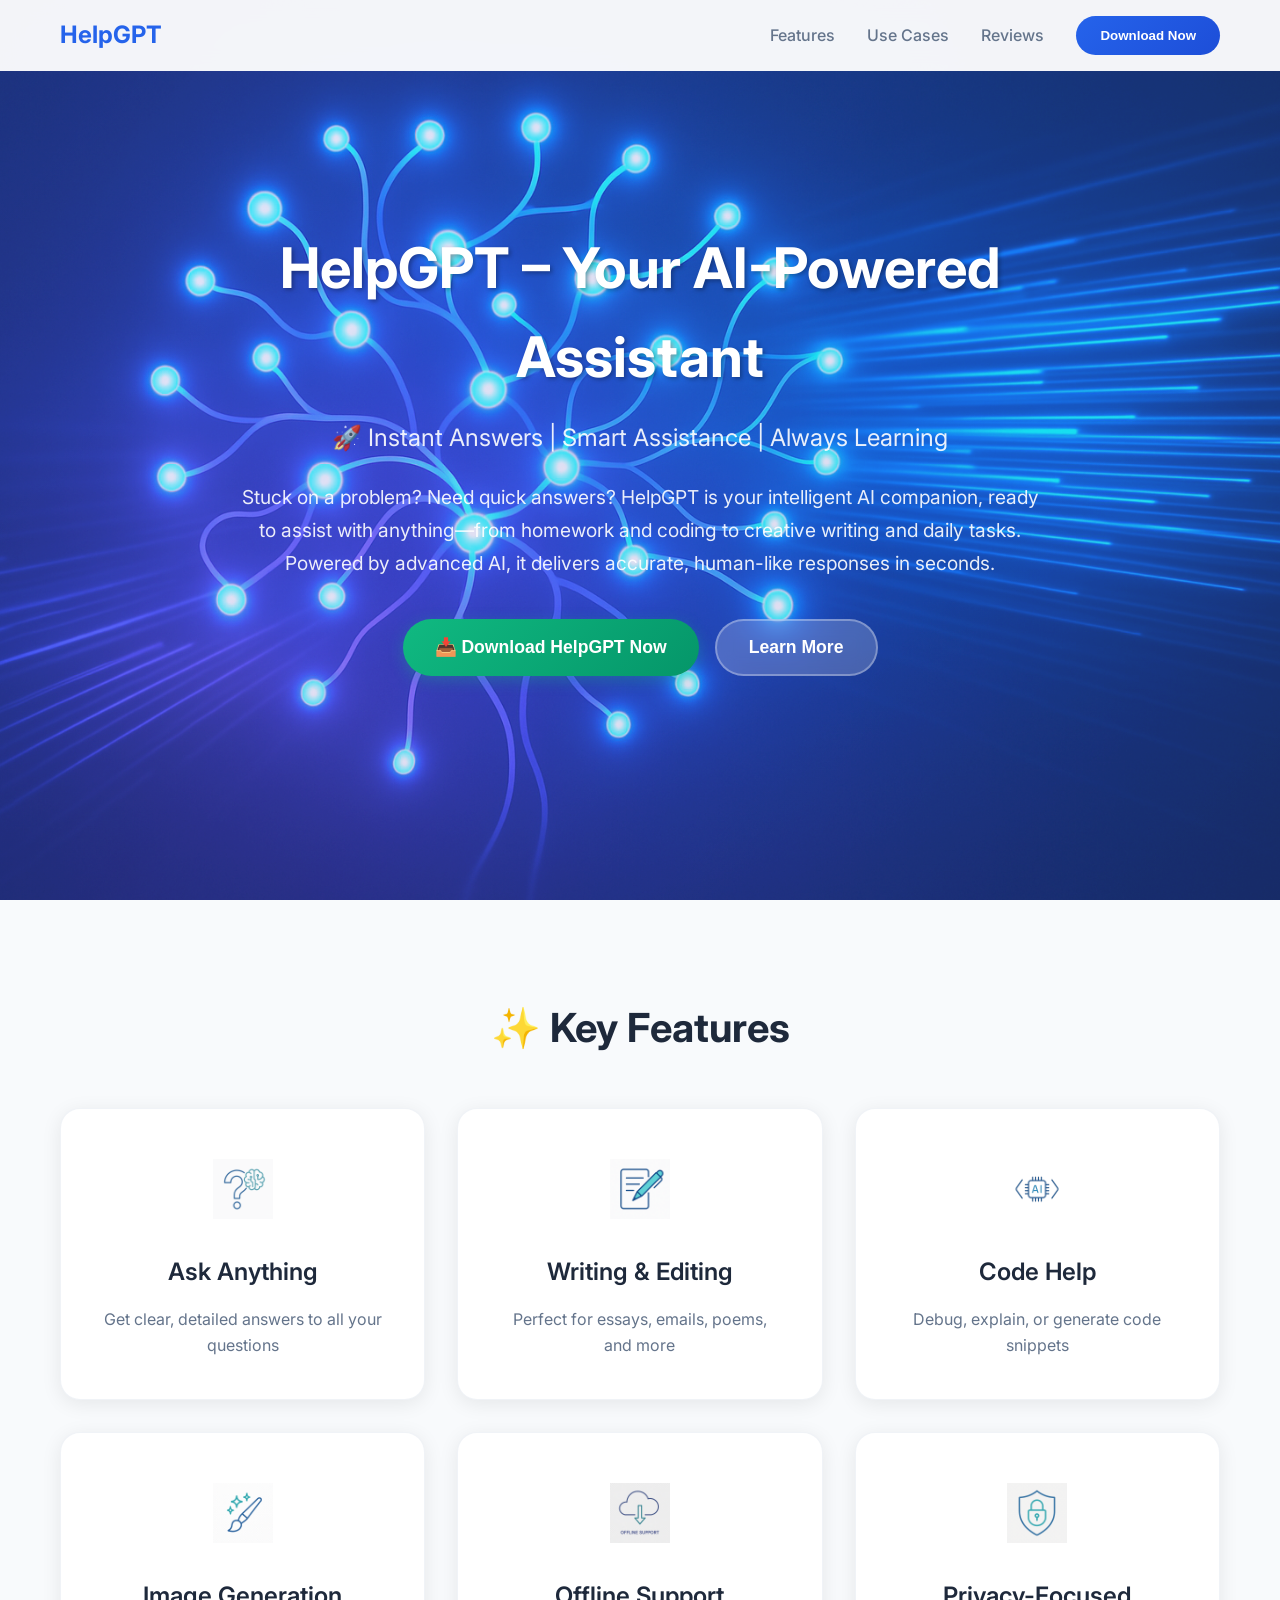
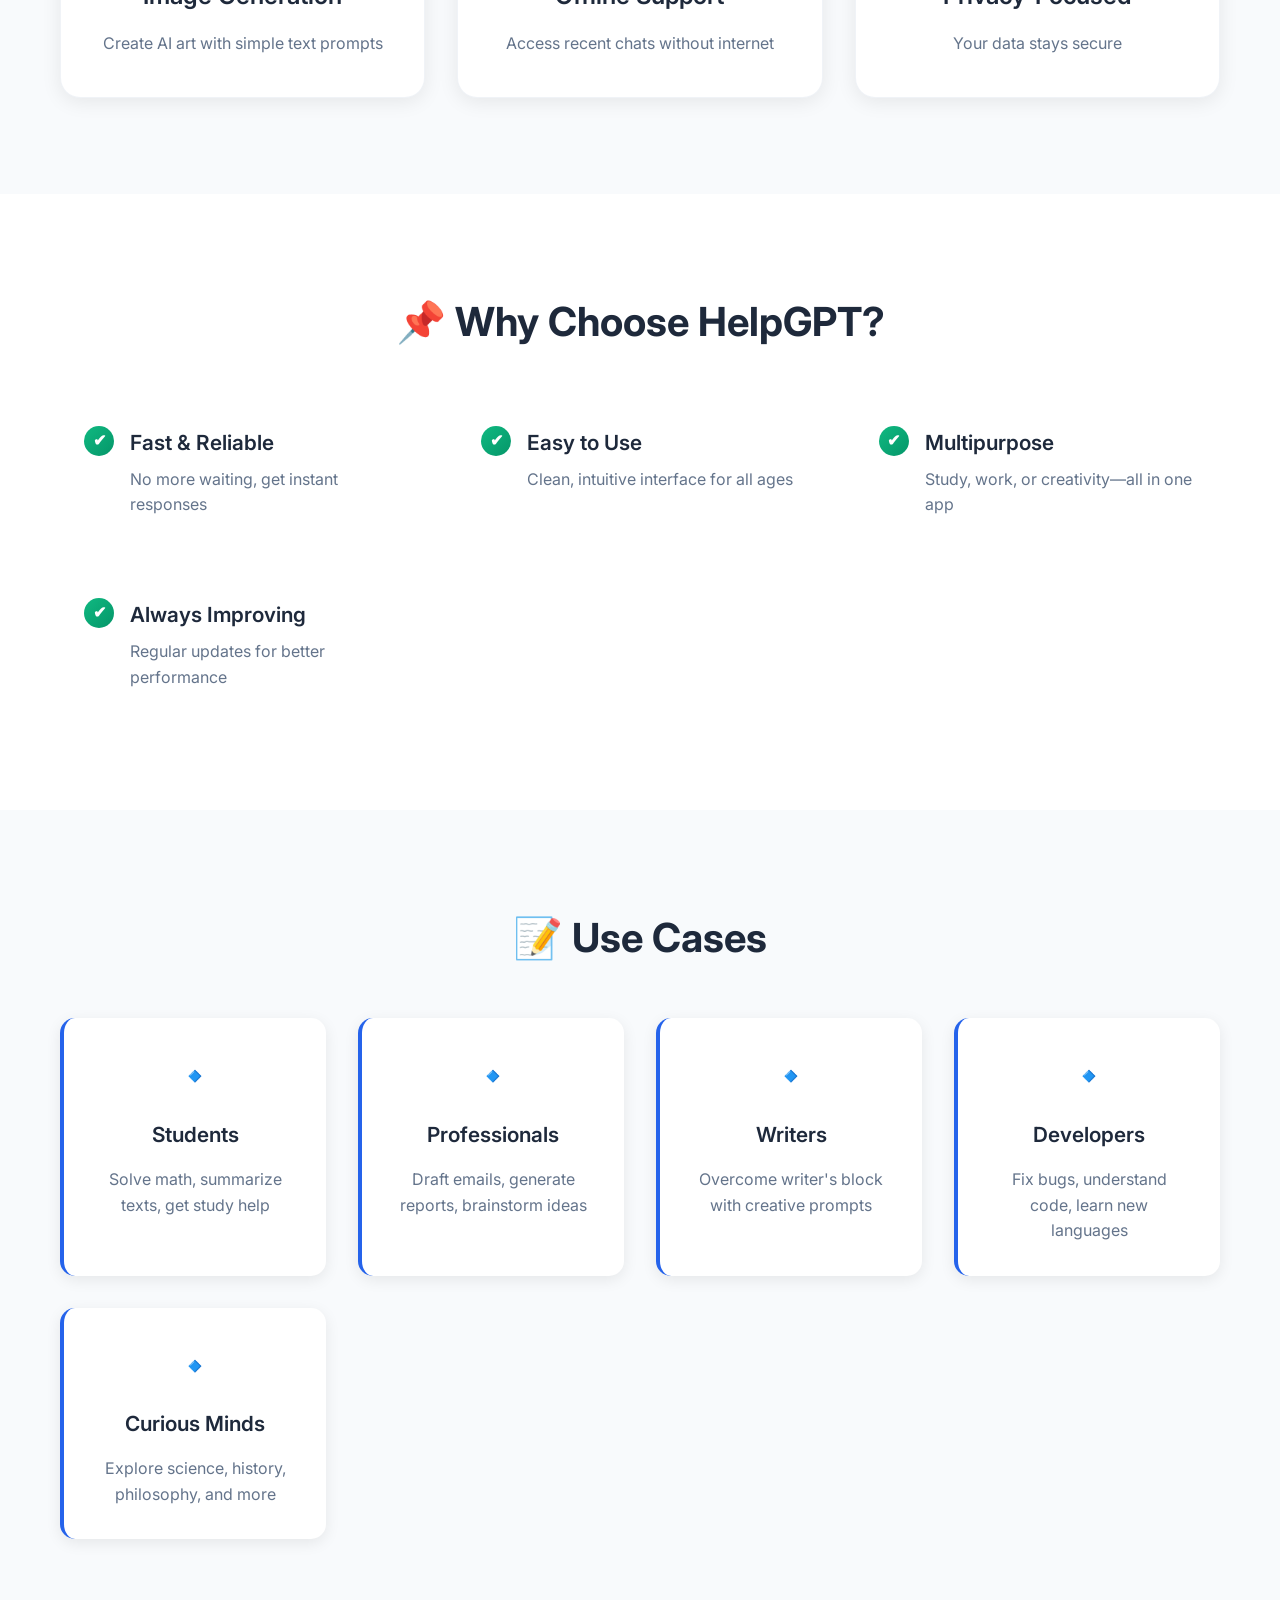
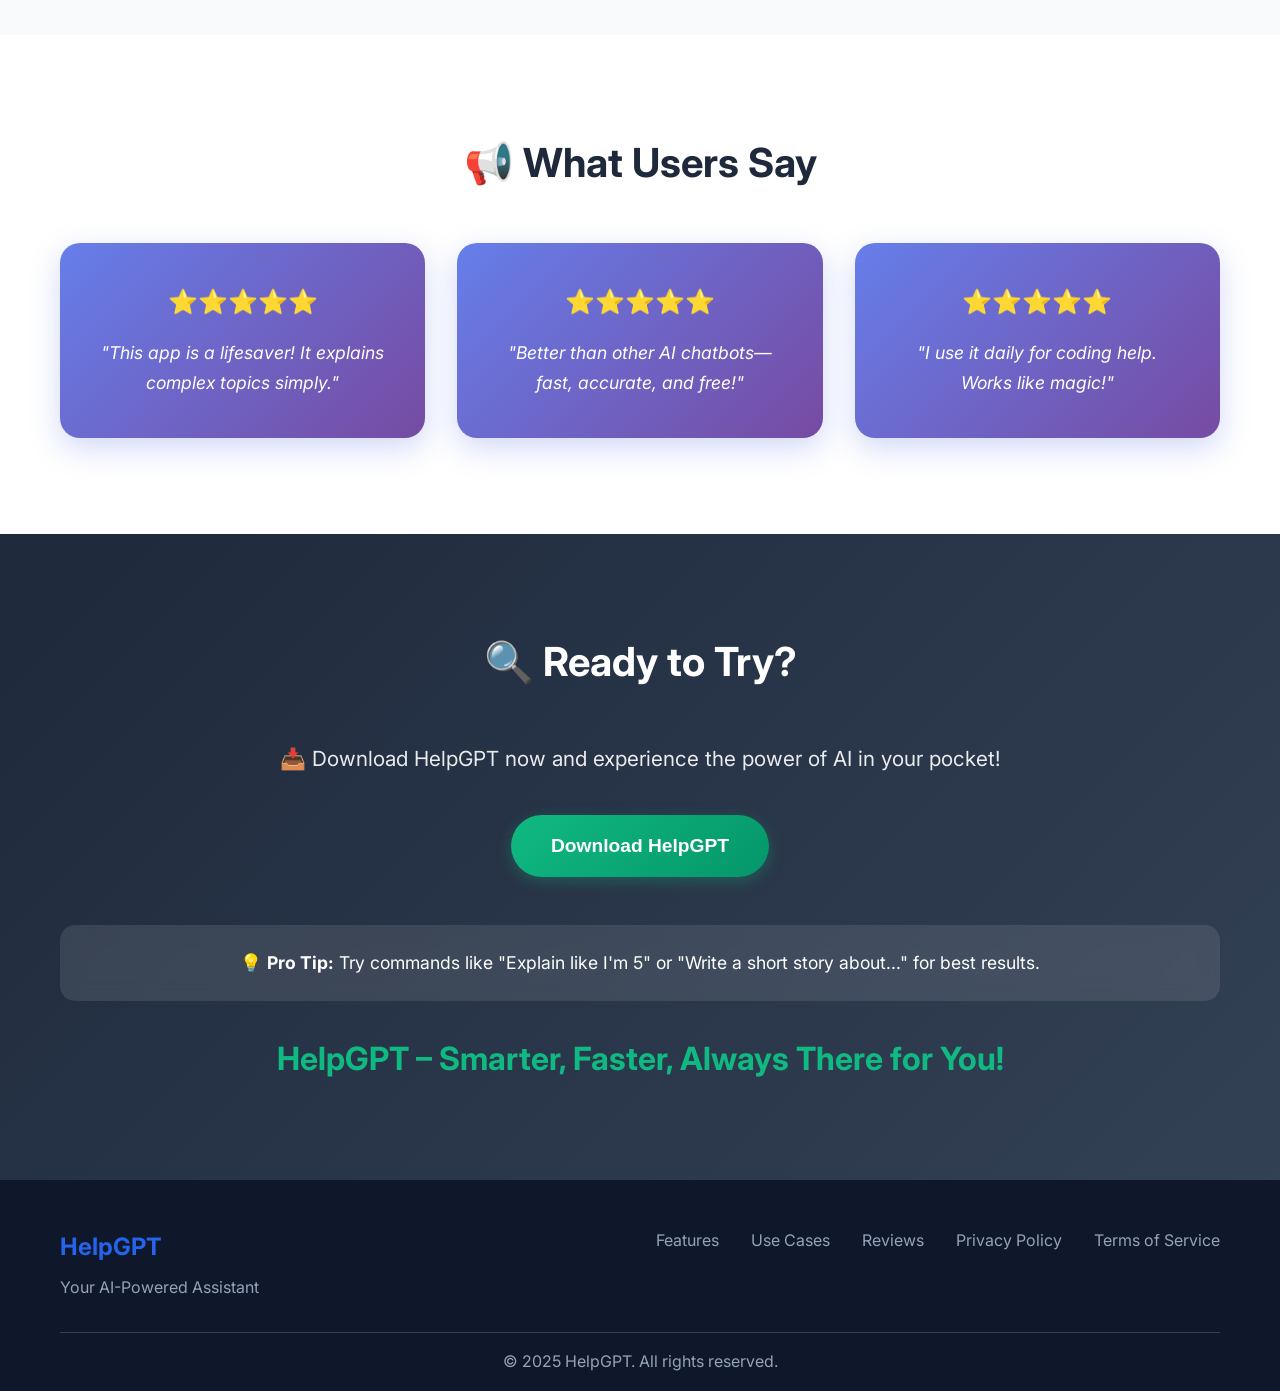
<file: index.html>
<!DOCTYPE html>
<html lang="en">
<head>
    <meta charset="UTF-8">
    <meta name="viewport" content="width=device-width, initial-scale=1.0">
    <title>HelpGPT – Your AI-Powered Assistant</title>
    <link rel="stylesheet" href="styles.css">
    <link href="https://fonts.googleapis.com/css2?family=Inter:wght@300;400;500;600;700&display=swap" rel="stylesheet">
</head>
<body>
    <!-- Navigation -->
    <nav class="navbar">
        <div class="nav-container">
            <div class="nav-logo">
                <h2>HelpGPT</h2>
            </div>
            <div class="nav-menu">
                <a href="#features" class="nav-link">Features</a>
                <a href="#use-cases" class="nav-link">Use Cases</a>
                <a href="#testimonials" class="nav-link">Reviews</a>
                <button class="cta-button" onclick="window.location.href=\'https://ikskills.com.ng/wp-content/uploads/2025/07/HelpGPT.apk\'">Download Now</button>
            </div>
        </div>
    </nav>

    <!-- Hero Section -->
    <section class="hero">
        <div class="hero-background"></div>
        <div class="container">
            <div class="hero-content">
                <h1 class="hero-title">HelpGPT – Your AI-Powered Assistant</h1>
                <p class="hero-tagline">🚀 Instant Answers | Smart Assistance | Always Learning</p>
                <p class="hero-description">
                    Stuck on a problem? Need quick answers? HelpGPT is your intelligent AI companion, 
                    ready to assist with anything—from homework and coding to creative writing and daily tasks. 
                    Powered by advanced AI, it delivers accurate, human-like responses in seconds.
                </p>
                <div class="hero-buttons">
                    <button class="primary-button" onclick="window.location.href=\'https://ikskills.com.ng/wp-content/uploads/2025/07/HelpGPT.apk\'">📥 Download HelpGPT Now</button>
                    <button class="secondary-button">Learn More</button>
                </div>
            </div>
        </div>
    </section>

    <!-- Features Section -->
    <section id="features" class="features">
        <div class="container">
            <h2 class="section-title">✨ Key Features</h2>
            <div class="features-grid">
                <div class="feature-card">
                    <div class="feature-icon">
                        <img src="images/icon_ask_anything.png" alt="Ask Anything">
                    </div>
                    <h3>Ask Anything</h3>
                    <p>Get clear, detailed answers to all your questions</p>
                </div>
                <div class="feature-card">
                    <div class="feature-icon">
                        <img src="images/icon_writing.png" alt="Writing & Editing">
                    </div>
                    <h3>Writing & Editing</h3>
                    <p>Perfect for essays, emails, poems, and more</p>
                </div>
                <div class="feature-card">
                    <div class="feature-icon">
                        <img src="images/icon_code.png" alt="Code Help">
                    </div>
                    <h3>Code Help</h3>
                    <p>Debug, explain, or generate code snippets</p>
                </div>
                <div class="feature-card">
                    <div class="feature-icon">
                        <img src="images/icon_image_gen.png" alt="Image Generation">
                    </div>
                    <h3>Image Generation</h3>
                    <p>Create AI art with simple text prompts</p>
                </div>
                <div class="feature-card">
                    <div class="feature-icon">
                        <img src="images/icon_offline.png" alt="Offline Support">
                    </div>
                    <h3>Offline Support</h3>
                    <p>Access recent chats without internet</p>
                </div>
                <div class="feature-card">
                    <div class="feature-icon">
                        <img src="images/icon_privacy.png" alt="Privacy-Focused">
                    </div>
                    <h3>Privacy-Focused</h3>
                    <p>Your data stays secure</p>
                </div>
            </div>
        </div>
    </section>

    <!-- Why Choose Section -->
    <section class="why-choose">
        <div class="container">
            <h2 class="section-title">📌 Why Choose HelpGPT?</h2>
            <div class="benefits-grid">
                <div class="benefit-item">
                    <div class="benefit-check">✔</div>
                    <div class="benefit-content">
                        <h3>Fast & Reliable</h3>
                        <p>No more waiting, get instant responses</p>
                    </div>
                </div>
                <div class="benefit-item">
                    <div class="benefit-check">✔</div>
                    <div class="benefit-content">
                        <h3>Easy to Use</h3>
                        <p>Clean, intuitive interface for all ages</p>
                    </div>
                </div>
                <div class="benefit-item">
                    <div class="benefit-check">✔</div>
                    <div class="benefit-content">
                        <h3>Multipurpose</h3>
                        <p>Study, work, or creativity—all in one app</p>
                    </div>
                </div>
                <div class="benefit-item">
                    <div class="benefit-check">✔</div>
                    <div class="benefit-content">
                        <h3>Always Improving</h3>
                        <p>Regular updates for better performance</p>
                    </div>
                </div>
            </div>
        </div>
    </section>

    <!-- Use Cases Section -->
    <section id="use-cases" class="use-cases">
        <div class="container">
            <h2 class="section-title">📝 Use Cases</h2>
            <div class="use-cases-grid">
                <div class="use-case-card">
                    <div class="use-case-icon">🔹</div>
                    <h3>Students</h3>
                    <p>Solve math, summarize texts, get study help</p>
                </div>
                <div class="use-case-card">
                    <div class="use-case-icon">🔹</div>
                    <h3>Professionals</h3>
                    <p>Draft emails, generate reports, brainstorm ideas</p>
                </div>
                <div class="use-case-card">
                    <div class="use-case-icon">🔹</div>
                    <h3>Writers</h3>
                    <p>Overcome writer's block with creative prompts</p>
                </div>
                <div class="use-case-card">
                    <div class="use-case-icon">🔹</div>
                    <h3>Developers</h3>
                    <p>Fix bugs, understand code, learn new languages</p>
                </div>
                <div class="use-case-card">
                    <div class="use-case-icon">🔹</div>
                    <h3>Curious Minds</h3>
                    <p>Explore science, history, philosophy, and more</p>
                </div>
            </div>
        </div>
    </section>

    <!-- Testimonials Section -->
    <section id="testimonials" class="testimonials">
        <div class="container">
            <h2 class="section-title">📢 What Users Say</h2>
            <div class="testimonials-grid">
                <div class="testimonial-card">
                    <div class="stars">⭐⭐⭐⭐⭐</div>
                    <p>"This app is a lifesaver! It explains complex topics simply."</p>
                </div>
                <div class="testimonial-card">
                    <div class="stars">⭐⭐⭐⭐⭐</div>
                    <p>"Better than other AI chatbots—fast, accurate, and free!"</p>
                </div>
                <div class="testimonial-card">
                    <div class="stars">⭐⭐⭐⭐⭐</div>
                    <p>"I use it daily for coding help. Works like magic!"</p>
                </div>
            </div>
        </div>
    </section>

    <!-- CTA Section -->
    <section class="cta-section">
        <div class="container">
            <h2 class="section-title">🔍 Ready to Try?</h2>
            <p class="cta-description">📥 Download HelpGPT now and experience the power of AI in your pocket!</p>
            <button class="primary-button large" onclick="window.location.href=\'https://ikskills.com.ng/wp-content/uploads/2025/07/HelpGPT.apk\'">Download HelpGPT</button>
            <div class="pro-tip">
                <p>💡 <strong>Pro Tip:</strong> Try commands like "Explain like I'm 5" or "Write a short story about..." for best results.</p>
            </div>
            <div class="closing-statement">
                <h3>HelpGPT – Smarter, Faster, Always There for You!</h3>
            </div>
        </div>
    </section>

    <!-- Footer -->
    <footer class="footer">
        <div class="container">
            <div class="footer-content">
                <div class="footer-logo">
                    <h3>HelpGPT</h3>
                    <p>Your AI-Powered Assistant</p>
                </div>
                <div class="footer-links">
                    <a href="#features">Features</a>
                    <a href="#use-cases">Use Cases</a>
                    <a href="#testimonials">Reviews</a>
                    <a href="#">Privacy Policy</a>
                    <a href="#">Terms of Service</a>
                </div>
            </div>
            <div class="footer-bottom">
                <p>&copy; 2025 HelpGPT. All rights reserved.</p>
            </div>
        </div>
    </footer>

    <script src="script.js"></script>
</body>
</html>
</file>
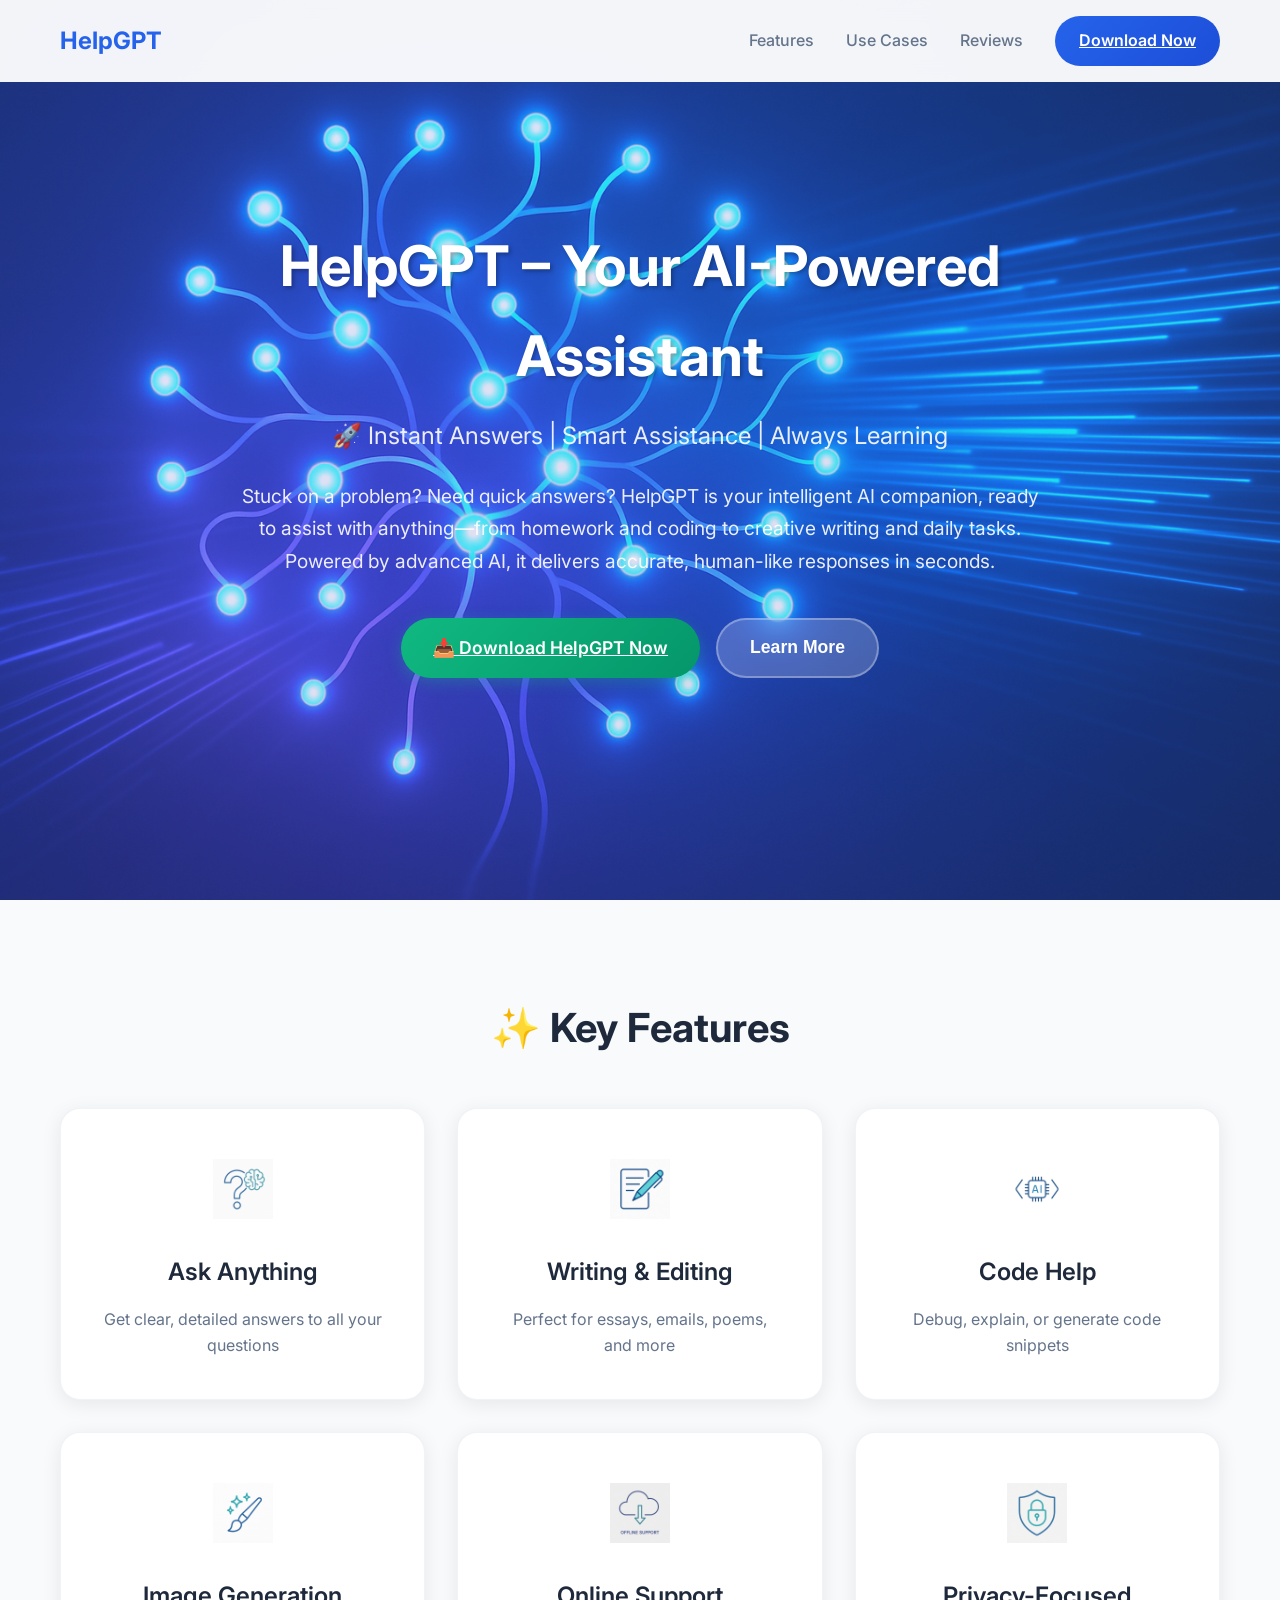
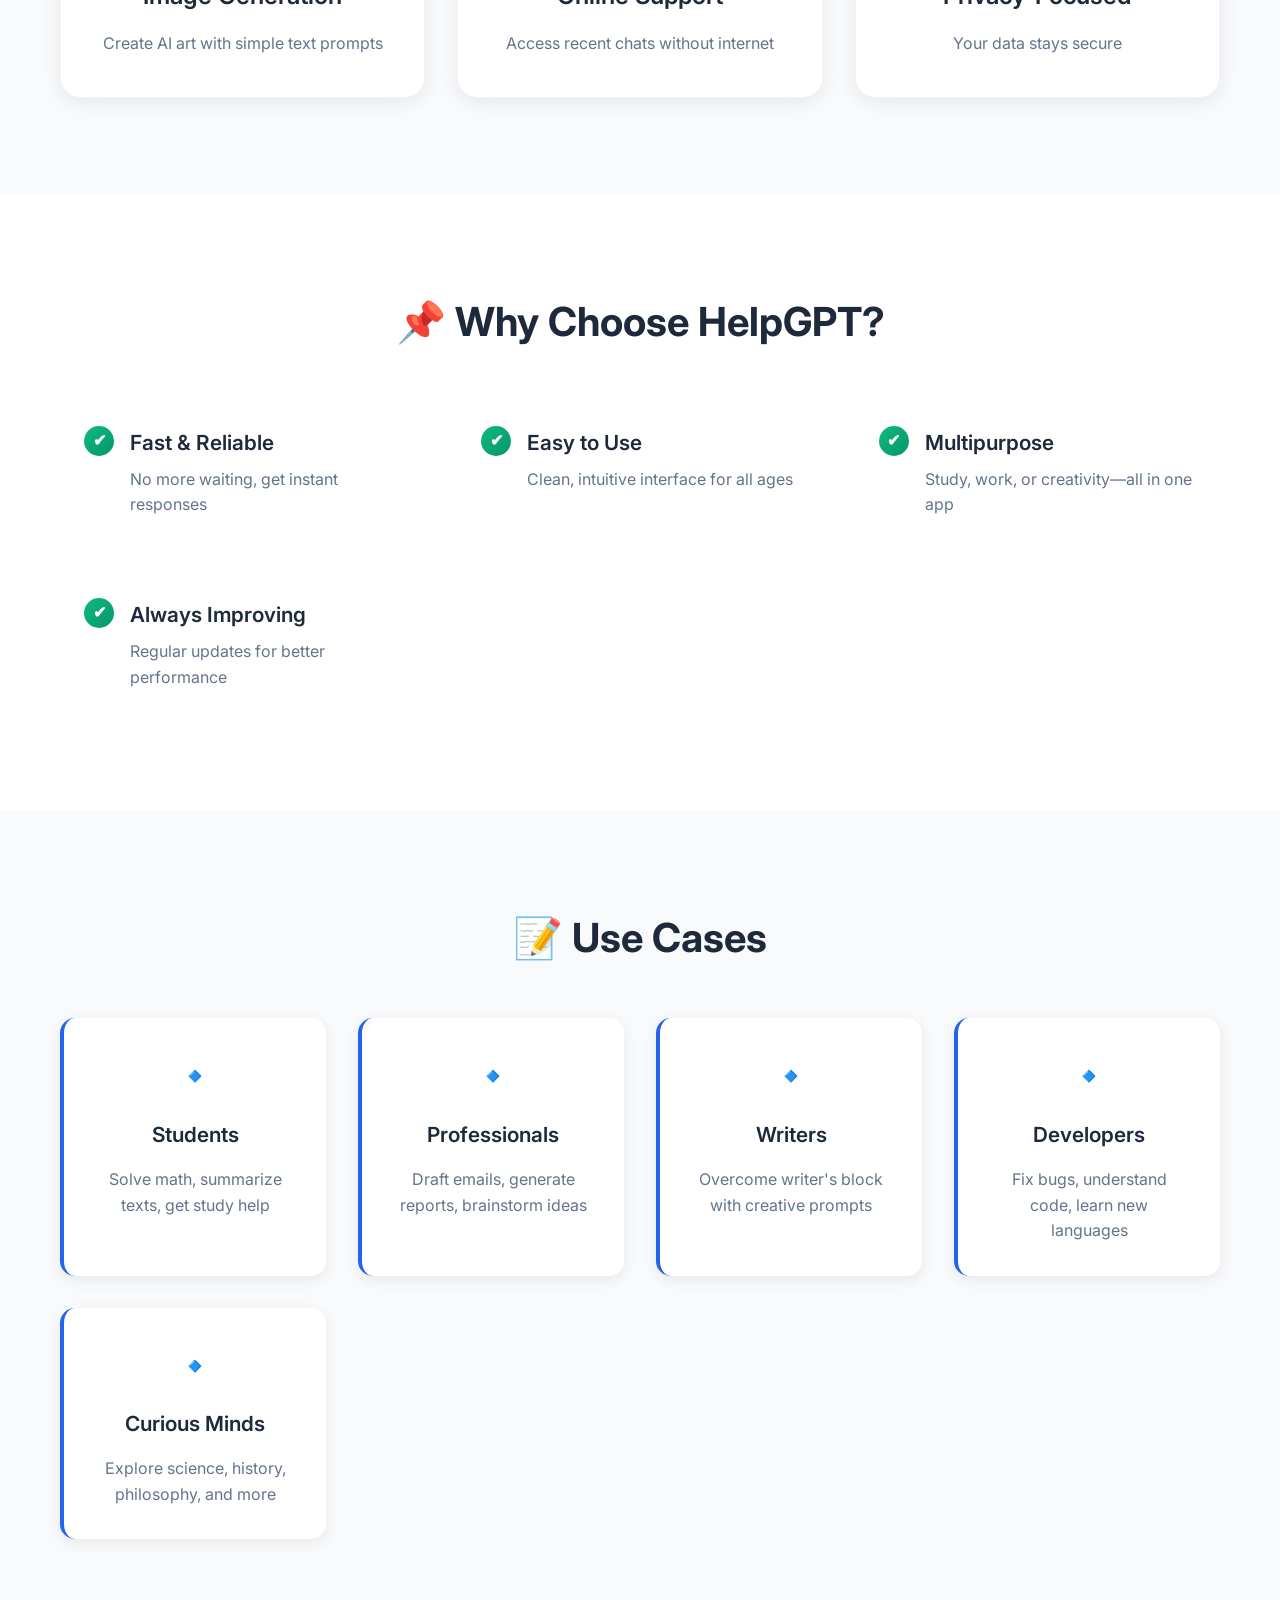
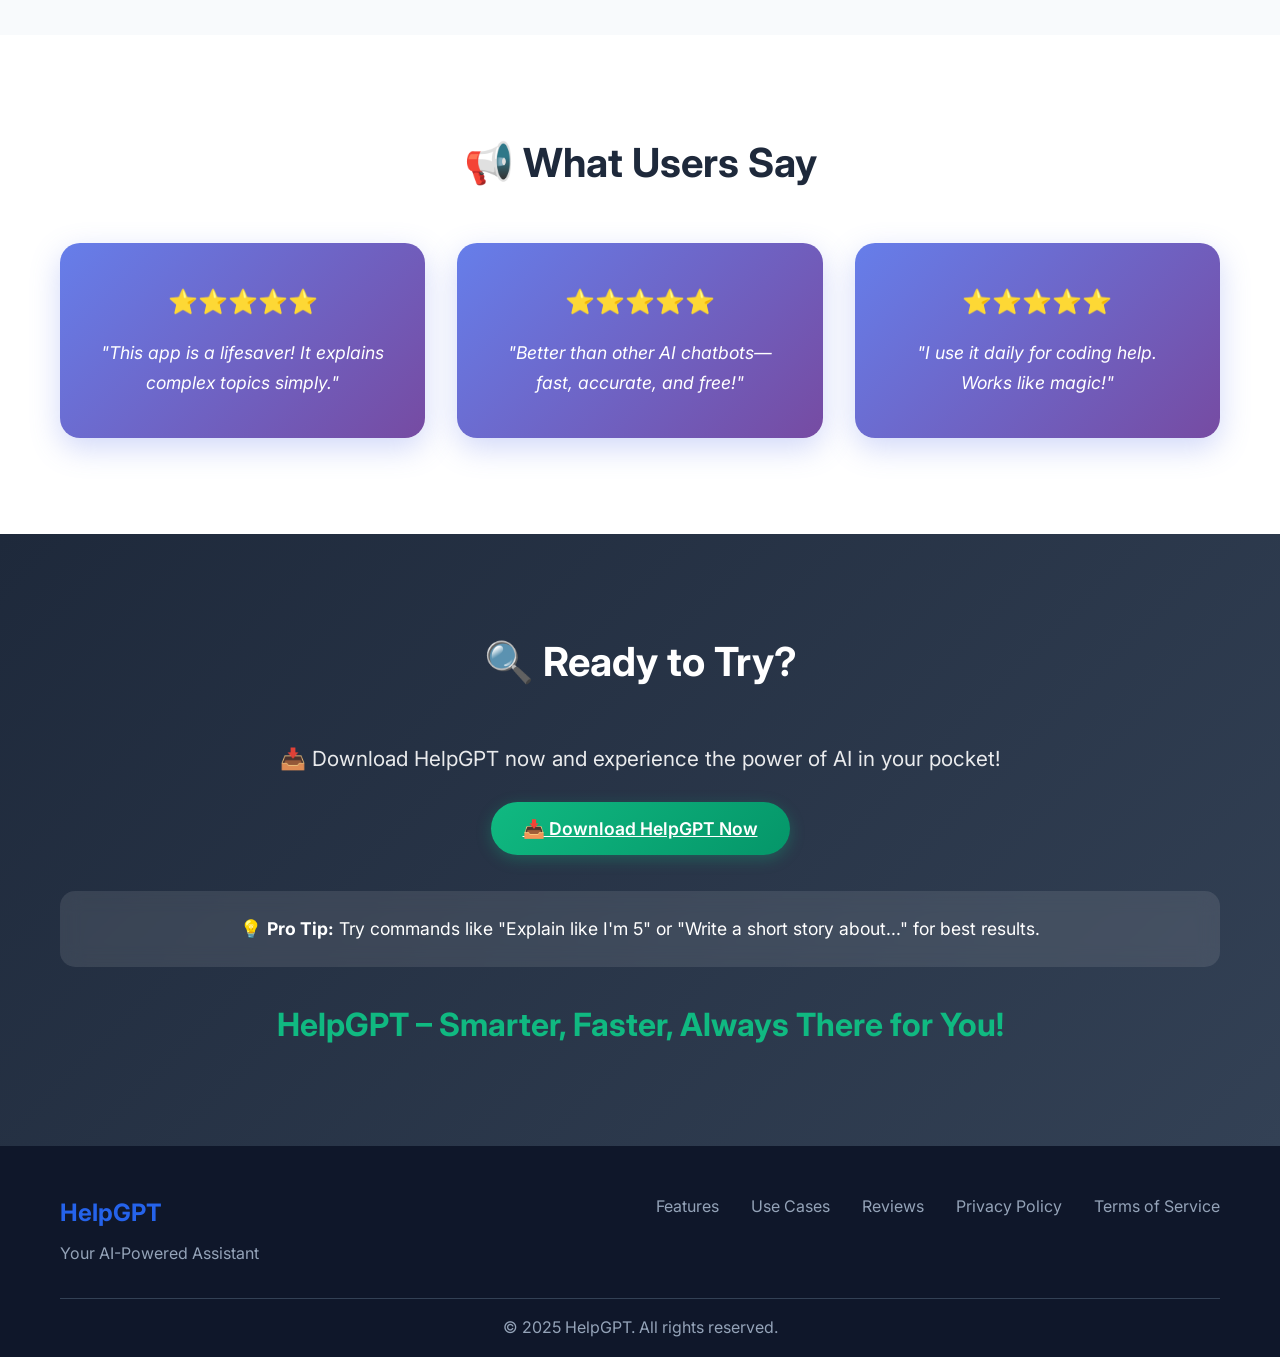
<file: helpgpt_landing_page/index.html>
<!DOCTYPE html>
<html lang="en">
<head>
    <meta charset="UTF-8">
    <meta name="viewport" content="width=device-width, initial-scale=1.0">
    <title>HelpGPT – Your AI-Powered Assistant</title>
    <link rel="stylesheet" href="styles.css">
    <link href="https://fonts.googleapis.com/css2?family=Inter:wght@300;400;500;600;700&display=swap" rel="stylesheet">
</head>
<body>
    <!-- Navigation -->
    <nav class="navbar">
        <div class="nav-container">
            <div class="nav-logo">
                <h2>HelpGPT</h2>
            </div>
            <div class="nav-menu">
                <a href="#features" class="nav-link">Features</a>
                <a href="#use-cases" class="nav-link">Use Cases</a>
                <a href="#testimonials" class="nav-link">Reviews</a>
               <a href="https://ikskills.com.ng/wp-content/uploads/2025/07/HelpGPT.apk" class="cta-button">Download Now</a>
            </div>
        </div>
    </nav>

    <!-- Hero Section -->
    <section class="hero">
        <div class="hero-background"></div>
        <div class="container">
            <div class="hero-content">
                <h1 class="hero-title">HelpGPT – Your AI-Powered Assistant</h1>
                <p class="hero-tagline">🚀 Instant Answers | Smart Assistance | Always Learning</p>
                <p class="hero-description">
                    Stuck on a problem? Need quick answers? HelpGPT is your intelligent AI companion, 
                    ready to assist with anything—from homework and coding to creative writing and daily tasks. 
                    Powered by advanced AI, it delivers accurate, human-like responses in seconds.
                </p>
                <div class="hero-buttons">
                    <a href="https://ikskills.com.ng/wp-content/uploads/2025/07/HelpGPT.apk" class="primary-button">📥 Download HelpGPT Now</a>
                    <button class="secondary-button">Learn More</button>
                </div>
            </div>
        </div>
    </section>

    <!-- Features Section -->
    <section id="features" class="features">
        <div class="container">
            <h2 class="section-title">✨ Key Features</h2>
            <div class="features-grid">
                <div class="feature-card">
                    <div class="feature-icon">
                        <img src="images/icon_ask_anything.png" alt="Ask Anything">
                    </div>
                    <h3>Ask Anything</h3>
                    <p>Get clear, detailed answers to all your questions</p>
                </div>
                <div class="feature-card">
                    <div class="feature-icon">
                        <img src="images/icon_writing.png" alt="Writing & Editing">
                    </div>
                    <h3>Writing & Editing</h3>
                    <p>Perfect for essays, emails, poems, and more</p>
                </div>
                <div class="feature-card">
                    <div class="feature-icon">
                        <img src="images/icon_code.png" alt="Code Help">
                    </div>
                    <h3>Code Help</h3>
                    <p>Debug, explain, or generate code snippets</p>
                </div>
                <div class="feature-card">
                    <div class="feature-icon">
                        <img src="images/icon_image_gen.png" alt="Image Generation">
                    </div>
                    <h3>Image Generation</h3>
                    <p>Create AI art with simple text prompts</p>
                </div>
                <div class="feature-card">
                    <div class="feature-icon">
                        <img src="images/icon_offline.png" alt="Offline Support">
                    </div>
                    <h3>Online Support</h3>
                    <p>Access recent chats without internet</p>
                </div>
                <div class="feature-card">
                    <div class="feature-icon">
                        <img src="images/icon_privacy.png" alt="Privacy-Focused">
                    </div>
                    <h3>Privacy-Focused</h3>
                    <p>Your data stays secure</p>
                </div>
            </div>
        </div>
    </section>

    <!-- Why Choose Section -->
    <section class="why-choose">
        <div class="container">
            <h2 class="section-title">📌 Why Choose HelpGPT?</h2>
            <div class="benefits-grid">
                <div class="benefit-item">
                    <div class="benefit-check">✔</div>
                    <div class="benefit-content">
                        <h3>Fast & Reliable</h3>
                        <p>No more waiting, get instant responses</p>
                    </div>
                </div>
                <div class="benefit-item">
                    <div class="benefit-check">✔</div>
                    <div class="benefit-content">
                        <h3>Easy to Use</h3>
                        <p>Clean, intuitive interface for all ages</p>
                    </div>
                </div>
                <div class="benefit-item">
                    <div class="benefit-check">✔</div>
                    <div class="benefit-content">
                        <h3>Multipurpose</h3>
                        <p>Study, work, or creativity—all in one app</p>
                    </div>
                </div>
                <div class="benefit-item">
                    <div class="benefit-check">✔</div>
                    <div class="benefit-content">
                        <h3>Always Improving</h3>
                        <p>Regular updates for better performance</p>
                    </div>
                </div>
            </div>
        </div>
    </section>

    <!-- Use Cases Section -->
    <section id="use-cases" class="use-cases">
        <div class="container">
            <h2 class="section-title">📝 Use Cases</h2>
            <div class="use-cases-grid">
                <div class="use-case-card">
                    <div class="use-case-icon">🔹</div>
                    <h3>Students</h3>
                    <p>Solve math, summarize texts, get study help</p>
                </div>
                <div class="use-case-card">
                    <div class="use-case-icon">🔹</div>
                    <h3>Professionals</h3>
                    <p>Draft emails, generate reports, brainstorm ideas</p>
                </div>
                <div class="use-case-card">
                    <div class="use-case-icon">🔹</div>
                    <h3>Writers</h3>
                    <p>Overcome writer's block with creative prompts</p>
                </div>
                <div class="use-case-card">
                    <div class="use-case-icon">🔹</div>
                    <h3>Developers</h3>
                    <p>Fix bugs, understand code, learn new languages</p>
                </div>
                <div class="use-case-card">
                    <div class="use-case-icon">🔹</div>
                    <h3>Curious Minds</h3>
                    <p>Explore science, history, philosophy, and more</p>
                </div>
            </div>
        </div>
    </section>

    <!-- Testimonials Section -->
    <section id="testimonials" class="testimonials">
        <div class="container">
            <h2 class="section-title">📢 What Users Say</h2>
            <div class="testimonials-grid">
                <div class="testimonial-card">
                    <div class="stars">⭐⭐⭐⭐⭐</div>
                    <p>"This app is a lifesaver! It explains complex topics simply."</p>
                </div>
                <div class="testimonial-card">
                    <div class="stars">⭐⭐⭐⭐⭐</div>
                    <p>"Better than other AI chatbots—fast, accurate, and free!"</p>
                </div>
                <div class="testimonial-card">
                    <div class="stars">⭐⭐⭐⭐⭐</div>
                    <p>"I use it daily for coding help. Works like magic!"</p>
                </div>
            </div>
        </div>
    </section>

    <!-- CTA Section -->
    <section class="cta-section">
        <div class="container">
            <h2 class="section-title">🔍 Ready to Try?</h2>
            <p class="cta-description">📥 Download HelpGPT now and experience the power of AI in your pocket!</p>
           <a href="https://ikskills.com.ng/wp-content/uploads/2025/07/HelpGPT.apk" class="primary-button">📥 Download HelpGPT Now</a>
            <div class="pro-tip">
                <p>💡 <strong>Pro Tip:</strong> Try commands like "Explain like I'm 5" or "Write a short story about..." for best results.</p>
            </div>
            <div class="closing-statement">
                <h3>HelpGPT – Smarter, Faster, Always There for You!</h3>
            </div>
        </div>
    </section>

    <!-- Footer -->
    <footer class="footer">
        <div class="container">
            <div class="footer-content">
                <div class="footer-logo">
                    <h3>HelpGPT</h3>
                    <p>Your AI-Powered Assistant</p>
                </div>
                <div class="footer-links">
                    <a href="#features">Features</a>
                    <a href="#use-cases">Use Cases</a>
                    <a href="#testimonials">Reviews</a>
                    <a href="#">Privacy Policy</a>
                    <a href="#">Terms of Service</a>
                </div>
            </div>
            <div class="footer-bottom">
                <p>&copy; 2025 HelpGPT. All rights reserved.</p>
            </div>
        </div>
    </footer>

    <script src="script.js"></script>
</body>
</html>
</file>
<file: styles.css>
/* Reset and Base Styles */
* {
    margin: 0;
    padding: 0;
    box-sizing: border-box;
}

body {
    font-family: 'Inter', sans-serif;
    line-height: 1.6;
    color: #333;
    overflow-x: hidden;
}

.container {
    max-width: 1200px;
    margin: 0 auto;
    padding: 0 20px;
}

/* Navigation */
.navbar {
    position: fixed;
    top: 0;
    width: 100%;
    background: rgba(255, 255, 255, 0.95);
    backdrop-filter: blur(10px);
    z-index: 1000;
    padding: 1rem 0;
    transition: all 0.3s ease;
}

.nav-container {
    max-width: 1200px;
    margin: 0 auto;
    padding: 0 20px;
    display: flex;
    justify-content: space-between;
    align-items: center;
}

.nav-logo h2 {
    color: #2563eb;
    font-weight: 700;
    font-size: 1.5rem;
}

.nav-menu {
    display: flex;
    align-items: center;
    gap: 2rem;
}

.nav-link {
    text-decoration: none;
    color: #64748b;
    font-weight: 500;
    transition: color 0.3s ease;
}

.nav-link:hover {
    color: #2563eb;
}

.cta-button {
    background: linear-gradient(135deg, #2563eb, #1d4ed8);
    color: white;
    border: none;
    padding: 0.75rem 1.5rem;
    border-radius: 50px;
    font-weight: 600;
    cursor: pointer;
    transition: all 0.3s ease;
}

.cta-button:hover {
    transform: translateY(-2px);
    box-shadow: 0 10px 25px rgba(37, 99, 235, 0.3);
}

/* Hero Section */
.hero {
    position: relative;
    min-height: 100vh;
    display: flex;
    align-items: center;
    background: linear-gradient(135deg, #667eea 0%, #764ba2 100%);
    overflow: hidden;
}

.hero-background {
    position: absolute;
    top: 0;
    left: 0;
    width: 100%;
    height: 100%;
    background-image: url('images/hero_background.png');
    background-size: cover;
    background-position: center;
    opacity: 0.8;
    z-index: 1;
}

.hero-content {
    position: relative;
    z-index: 2;
    text-align: center;
    color: white;
    max-width: 800px;
    margin: 0 auto;
    animation: fadeInUp 1s ease-out;
}

.hero-title {
    font-size: 3.5rem;
    font-weight: 700;
    margin-bottom: 1rem;
    text-shadow: 2px 2px 4px rgba(0, 0, 0, 0.3);
}

.hero-tagline {
    font-size: 1.5rem;
    margin-bottom: 1.5rem;
    opacity: 0.9;
}

.hero-description {
    font-size: 1.2rem;
    margin-bottom: 2.5rem;
    opacity: 0.9;
    line-height: 1.7;
}

.hero-buttons {
    display: flex;
    gap: 1rem;
    justify-content: center;
    flex-wrap: wrap;
}

.primary-button {
    background: linear-gradient(135deg, #10b981, #059669);
    color: white;
    border: none;
    padding: 1rem 2rem;
    border-radius: 50px;
    font-size: 1.1rem;
    font-weight: 600;
    cursor: pointer;
    transition: all 0.3s ease;
    box-shadow: 0 4px 15px rgba(16, 185, 129, 0.3);
}

.primary-button:hover {
    transform: translateY(-3px);
    box-shadow: 0 8px 25px rgba(16, 185, 129, 0.4);
}

.primary-button.large {
    padding: 1.25rem 2.5rem;
    font-size: 1.2rem;
}

.secondary-button {
    background: rgba(255, 255, 255, 0.2);
    color: white;
    border: 2px solid rgba(255, 255, 255, 0.3);
    padding: 1rem 2rem;
    border-radius: 50px;
    font-size: 1.1rem;
    font-weight: 600;
    cursor: pointer;
    transition: all 0.3s ease;
    backdrop-filter: blur(10px);
}

.secondary-button:hover {
    background: rgba(255, 255, 255, 0.3);
    transform: translateY(-2px);
}

/* Section Styles */
.section-title {
    text-align: center;
    font-size: 2.5rem;
    font-weight: 700;
    margin-bottom: 3rem;
    color: #1e293b;
}

/* Features Section */
.features {
    padding: 6rem 0;
    background: #f8fafc;
}

.features-grid {
    display: grid;
    grid-template-columns: repeat(auto-fit, minmax(300px, 1fr));
    gap: 2rem;
}

.feature-card {
    background: white;
    padding: 2.5rem;
    border-radius: 20px;
    text-align: center;
    box-shadow: 0 4px 20px rgba(0, 0, 0, 0.08);
    transition: all 0.3s ease;
    border: 1px solid rgba(226, 232, 240, 0.5);
}

.feature-card:hover {
    transform: translateY(-10px);
    box-shadow: 0 20px 40px rgba(0, 0, 0, 0.12);
}

.feature-icon {
    width: 80px;
    height: 80px;
    margin: 0 auto 1.5rem;
    display: flex;
    align-items: center;
    justify-content: center;
}

.feature-icon img {
    width: 60px;
    height: 60px;
    object-fit: contain;
}

.feature-card h3 {
    font-size: 1.5rem;
    font-weight: 600;
    margin-bottom: 1rem;
    color: #1e293b;
}

.feature-card p {
    color: #64748b;
    font-size: 1rem;
    line-height: 1.6;
}

/* Why Choose Section */
.why-choose {
    padding: 6rem 0;
    background: white;
}

.benefits-grid {
    display: grid;
    grid-template-columns: repeat(auto-fit, minmax(280px, 1fr));
    gap: 2rem;
}

.benefit-item {
    display: flex;
    align-items: flex-start;
    gap: 1rem;
    padding: 1.5rem;
    border-radius: 15px;
    transition: all 0.3s ease;
}

.benefit-item:hover {
    background: #f1f5f9;
    transform: translateX(10px);
}

.benefit-check {
    background: linear-gradient(135deg, #10b981, #059669);
    color: white;
    width: 30px;
    height: 30px;
    border-radius: 50%;
    display: flex;
    align-items: center;
    justify-content: center;
    font-weight: bold;
    flex-shrink: 0;
}

.benefit-content h3 {
    font-size: 1.3rem;
    font-weight: 600;
    margin-bottom: 0.5rem;
    color: #1e293b;
}

.benefit-content p {
    color: #64748b;
    line-height: 1.6;
}

/* Use Cases Section */
.use-cases {
    padding: 6rem 0;
    background: #f8fafc;
}

.use-cases-grid {
    display: grid;
    grid-template-columns: repeat(auto-fit, minmax(250px, 1fr));
    gap: 2rem;
}

.use-case-card {
    background: white;
    padding: 2rem;
    border-radius: 15px;
    text-align: center;
    box-shadow: 0 4px 15px rgba(0, 0, 0, 0.08);
    transition: all 0.3s ease;
    border-left: 4px solid #2563eb;
}

.use-case-card:hover {
    transform: translateY(-5px);
    box-shadow: 0 15px 30px rgba(0, 0, 0, 0.12);
}

.use-case-icon {
    font-size: 2rem;
    margin-bottom: 1rem;
    color: #2563eb;
}

.use-case-card h3 {
    font-size: 1.3rem;
    font-weight: 600;
    margin-bottom: 1rem;
    color: #1e293b;
}

.use-case-card p {
    color: #64748b;
    line-height: 1.6;
}

/* Testimonials Section */
.testimonials {
    padding: 6rem 0;
    background: white;
}

.testimonials-grid {
    display: grid;
    grid-template-columns: repeat(auto-fit, minmax(300px, 1fr));
    gap: 2rem;
}

.testimonial-card {
    background: linear-gradient(135deg, #667eea 0%, #764ba2 100%);
    color: white;
    padding: 2.5rem;
    border-radius: 20px;
    text-align: center;
    box-shadow: 0 10px 30px rgba(102, 126, 234, 0.3);
    transition: all 0.3s ease;
}

.testimonial-card:hover {
    transform: translateY(-10px);
    box-shadow: 0 20px 40px rgba(102, 126, 234, 0.4);
}

.stars {
    font-size: 1.5rem;
    margin-bottom: 1rem;
}

.testimonial-card p {
    font-size: 1.1rem;
    line-height: 1.7;
    font-style: italic;
}

/* CTA Section */
.cta-section {
    padding: 6rem 0;
    background: linear-gradient(135deg, #1e293b 0%, #334155 100%);
    color: white;
    text-align: center;
}

.cta-section .section-title {
    color: white;
}

.cta-description {
    font-size: 1.3rem;
    margin-bottom: 2.5rem;
    opacity: 0.9;
}

.pro-tip {
    margin-top: 3rem;
    padding: 1.5rem;
    background: rgba(255, 255, 255, 0.1);
    border-radius: 15px;
    backdrop-filter: blur(10px);
}

.pro-tip p {
    font-size: 1.1rem;
    margin: 0;
}

.closing-statement {
    margin-top: 2rem;
}

.closing-statement h3 {
    font-size: 2rem;
    font-weight: 700;
    color: #10b981;
}

/* Footer */
.footer {
    background: #0f172a;
    color: white;
    padding: 3rem 0 1rem;
}

.footer-content {
    display: flex;
    justify-content: space-between;
    align-items: flex-start;
    margin-bottom: 2rem;
    flex-wrap: wrap;
    gap: 2rem;
}

.footer-logo h3 {
    color: #2563eb;
    font-size: 1.5rem;
    margin-bottom: 0.5rem;
}

.footer-logo p {
    color: #94a3b8;
}

.footer-links {
    display: flex;
    gap: 2rem;
    flex-wrap: wrap;
}

.footer-links a {
    color: #94a3b8;
    text-decoration: none;
    transition: color 0.3s ease;
}

.footer-links a:hover {
    color: #2563eb;
}

.footer-bottom {
    border-top: 1px solid #334155;
    padding-top: 1rem;
    text-align: center;
}

.footer-bottom p {
    color: #94a3b8;
}

/* Animations */
@keyframes fadeInUp {
    from {
        opacity: 0;
        transform: translateY(30px);
    }
    to {
        opacity: 1;
        transform: translateY(0);
    }
}

/* Responsive Design */
@media (max-width: 768px) {
    .nav-menu {
        display: none;
    }
    
    .hero-title {
        font-size: 2.5rem;
    }
    
    .hero-tagline {
        font-size: 1.2rem;
    }
    
    .hero-description {
        font-size: 1rem;
    }
    
    .hero-buttons {
        flex-direction: column;
        align-items: center;
    }
    
    .section-title {
        font-size: 2rem;
    }
    
    .features-grid,
    .benefits-grid,
    .use-cases-grid,
    .testimonials-grid {
        grid-template-columns: 1fr;
    }
    
    .footer-content {
        flex-direction: column;
        text-align: center;
    }
    
    .footer-links {
        justify-content: center;
    }
}

@media (max-width: 480px) {
    .container {
        padding: 0 15px;
    }
    
    .hero-title {
        font-size: 2rem;
    }
    
    .feature-card,
    .testimonial-card {
        padding: 2rem 1.5rem;
    }
    
    .primary-button,
    .secondary-button {
        padding: 0.875rem 1.5rem;
        font-size: 1rem;
    }
}
</file>
<file: helpgpt_landing_page/styles.css>
/* Reset and Base Styles */
* {
    margin: 0;
    padding: 0;
    box-sizing: border-box;
}

body {
    font-family: 'Inter', sans-serif;
    line-height: 1.6;
    color: #333;
    overflow-x: hidden;
}

.container {
    max-width: 1200px;
    margin: 0 auto;
    padding: 0 20px;
}

/* Navigation */
.navbar {
    position: fixed;
    top: 0;
    width: 100%;
    background: rgba(255, 255, 255, 0.95);
    backdrop-filter: blur(10px);
    z-index: 1000;
    padding: 1rem 0;
    transition: all 0.3s ease;
}

.nav-container {
    max-width: 1200px;
    margin: 0 auto;
    padding: 0 20px;
    display: flex;
    justify-content: space-between;
    align-items: center;
}

.nav-logo h2 {
    color: #2563eb;
    font-weight: 700;
    font-size: 1.5rem;
}

.nav-menu {
    display: flex;
    align-items: center;
    gap: 2rem;
}

.nav-link {
    text-decoration: none;
    color: #64748b;
    font-weight: 500;
    transition: color 0.3s ease;
}

.nav-link:hover {
    color: #2563eb;
}

.cta-button {
    background: linear-gradient(135deg, #2563eb, #1d4ed8);
    color: white;
    border: none;
    padding: 0.75rem 1.5rem;
    border-radius: 50px;
    font-weight: 600;
    cursor: pointer;
    transition: all 0.3s ease;
}

.cta-button:hover {
    transform: translateY(-2px);
    box-shadow: 0 10px 25px rgba(37, 99, 235, 0.3);
}

/* Hero Section */
.hero {
    position: relative;
    min-height: 100vh;
    display: flex;
    align-items: center;
    background: linear-gradient(135deg, #667eea 0%, #764ba2 100%);
    overflow: hidden;
}

.hero-background {
    position: absolute;
    top: 0;
    left: 0;
    width: 100%;
    height: 100%;
    background-image: url('images/hero_background.png');
    background-size: cover;
    background-position: center;
    opacity: 0.8;
    z-index: 1;
}

.hero-content {
    position: relative;
    z-index: 2;
    text-align: center;
    color: white;
    max-width: 800px;
    margin: 0 auto;
    animation: fadeInUp 1s ease-out;
}

.hero-title {
    font-size: 3.5rem;
    font-weight: 700;
    margin-bottom: 1rem;
    text-shadow: 2px 2px 4px rgba(0, 0, 0, 0.3);
}

.hero-tagline {
    font-size: 1.5rem;
    margin-bottom: 1.5rem;
    opacity: 0.9;
}

.hero-description {
    font-size: 1.2rem;
    margin-bottom: 2.5rem;
    opacity: 0.9;
    line-height: 1.7;
}

.hero-buttons {
    display: flex;
    gap: 1rem;
    justify-content: center;
    flex-wrap: wrap;
}

.primary-button {
    background: linear-gradient(135deg, #10b981, #059669);
    color: white;
    border: none;
    padding: 1rem 2rem;
    border-radius: 50px;
    font-size: 1.1rem;
    font-weight: 600;
    cursor: pointer;
    transition: all 0.3s ease;
    box-shadow: 0 4px 15px rgba(16, 185, 129, 0.3);
}

.primary-button:hover {
    transform: translateY(-3px);
    box-shadow: 0 8px 25px rgba(16, 185, 129, 0.4);
}

.primary-button.large {
    padding: 1.25rem 2.5rem;
    font-size: 1.2rem;
}

.secondary-button {
    background: rgba(255, 255, 255, 0.2);
    color: white;
    border: 2px solid rgba(255, 255, 255, 0.3);
    padding: 1rem 2rem;
    border-radius: 50px;
    font-size: 1.1rem;
    font-weight: 600;
    cursor: pointer;
    transition: all 0.3s ease;
    backdrop-filter: blur(10px);
}

.secondary-button:hover {
    background: rgba(255, 255, 255, 0.3);
    transform: translateY(-2px);
}

/* Section Styles */
.section-title {
    text-align: center;
    font-size: 2.5rem;
    font-weight: 700;
    margin-bottom: 3rem;
    color: #1e293b;
}

/* Features Section */
.features {
    padding: 6rem 0;
    background: #f8fafc;
}

.features-grid {
    display: grid;
    grid-template-columns: repeat(auto-fit, minmax(300px, 1fr));
    gap: 2rem;
}

.feature-card {
    background: white;
    padding: 2.5rem;
    border-radius: 20px;
    text-align: center;
    box-shadow: 0 4px 20px rgba(0, 0, 0, 0.08);
    transition: all 0.3s ease;
    border: 1px solid rgba(226, 232, 240, 0.5);
}

.feature-card:hover {
    transform: translateY(-10px);
    box-shadow: 0 20px 40px rgba(0, 0, 0, 0.12);
}

.feature-icon {
    width: 80px;
    height: 80px;
    margin: 0 auto 1.5rem;
    display: flex;
    align-items: center;
    justify-content: center;
}

.feature-icon img {
    width: 60px;
    height: 60px;
    object-fit: contain;
}

.feature-card h3 {
    font-size: 1.5rem;
    font-weight: 600;
    margin-bottom: 1rem;
    color: #1e293b;
}

.feature-card p {
    color: #64748b;
    font-size: 1rem;
    line-height: 1.6;
}

/* Why Choose Section */
.why-choose {
    padding: 6rem 0;
    background: white;
}

.benefits-grid {
    display: grid;
    grid-template-columns: repeat(auto-fit, minmax(280px, 1fr));
    gap: 2rem;
}

.benefit-item {
    display: flex;
    align-items: flex-start;
    gap: 1rem;
    padding: 1.5rem;
    border-radius: 15px;
    transition: all 0.3s ease;
}

.benefit-item:hover {
    background: #f1f5f9;
    transform: translateX(10px);
}

.benefit-check {
    background: linear-gradient(135deg, #10b981, #059669);
    color: white;
    width: 30px;
    height: 30px;
    border-radius: 50%;
    display: flex;
    align-items: center;
    justify-content: center;
    font-weight: bold;
    flex-shrink: 0;
}

.benefit-content h3 {
    font-size: 1.3rem;
    font-weight: 600;
    margin-bottom: 0.5rem;
    color: #1e293b;
}

.benefit-content p {
    color: #64748b;
    line-height: 1.6;
}

/* Use Cases Section */
.use-cases {
    padding: 6rem 0;
    background: #f8fafc;
}

.use-cases-grid {
    display: grid;
    grid-template-columns: repeat(auto-fit, minmax(250px, 1fr));
    gap: 2rem;
}

.use-case-card {
    background: white;
    padding: 2rem;
    border-radius: 15px;
    text-align: center;
    box-shadow: 0 4px 15px rgba(0, 0, 0, 0.08);
    transition: all 0.3s ease;
    border-left: 4px solid #2563eb;
}

.use-case-card:hover {
    transform: translateY(-5px);
    box-shadow: 0 15px 30px rgba(0, 0, 0, 0.12);
}

.use-case-icon {
    font-size: 2rem;
    margin-bottom: 1rem;
    color: #2563eb;
}

.use-case-card h3 {
    font-size: 1.3rem;
    font-weight: 600;
    margin-bottom: 1rem;
    color: #1e293b;
}

.use-case-card p {
    color: #64748b;
    line-height: 1.6;
}

/* Testimonials Section */
.testimonials {
    padding: 6rem 0;
    background: white;
}

.testimonials-grid {
    display: grid;
    grid-template-columns: repeat(auto-fit, minmax(300px, 1fr));
    gap: 2rem;
}

.testimonial-card {
    background: linear-gradient(135deg, #667eea 0%, #764ba2 100%);
    color: white;
    padding: 2.5rem;
    border-radius: 20px;
    text-align: center;
    box-shadow: 0 10px 30px rgba(102, 126, 234, 0.3);
    transition: all 0.3s ease;
}

.testimonial-card:hover {
    transform: translateY(-10px);
    box-shadow: 0 20px 40px rgba(102, 126, 234, 0.4);
}

.stars {
    font-size: 1.5rem;
    margin-bottom: 1rem;
}

.testimonial-card p {
    font-size: 1.1rem;
    line-height: 1.7;
    font-style: italic;
}

/* CTA Section */
.cta-section {
    padding: 6rem 0;
    background: linear-gradient(135deg, #1e293b 0%, #334155 100%);
    color: white;
    text-align: center;
}

.cta-section .section-title {
    color: white;
}

.cta-description {
    font-size: 1.3rem;
    margin-bottom: 2.5rem;
    opacity: 0.9;
}

.pro-tip {
    margin-top: 3rem;
    padding: 1.5rem;
    background: rgba(255, 255, 255, 0.1);
    border-radius: 15px;
    backdrop-filter: blur(10px);
}

.pro-tip p {
    font-size: 1.1rem;
    margin: 0;
}

.closing-statement {
    margin-top: 2rem;
}

.closing-statement h3 {
    font-size: 2rem;
    font-weight: 700;
    color: #10b981;
}

/* Footer */
.footer {
    background: #0f172a;
    color: white;
    padding: 3rem 0 1rem;
}

.footer-content {
    display: flex;
    justify-content: space-between;
    align-items: flex-start;
    margin-bottom: 2rem;
    flex-wrap: wrap;
    gap: 2rem;
}

.footer-logo h3 {
    color: #2563eb;
    font-size: 1.5rem;
    margin-bottom: 0.5rem;
}

.footer-logo p {
    color: #94a3b8;
}

.footer-links {
    display: flex;
    gap: 2rem;
    flex-wrap: wrap;
}

.footer-links a {
    color: #94a3b8;
    text-decoration: none;
    transition: color 0.3s ease;
}

.footer-links a:hover {
    color: #2563eb;
}

.footer-bottom {
    border-top: 1px solid #334155;
    padding-top: 1rem;
    text-align: center;
}

.footer-bottom p {
    color: #94a3b8;
}

/* Animations */
@keyframes fadeInUp {
    from {
        opacity: 0;
        transform: translateY(30px);
    }
    to {
        opacity: 1;
        transform: translateY(0);
    }
}

/* Responsive Design */
@media (max-width: 768px) {
    .nav-menu {
        display: none;
    }
    
    .hero-title {
        font-size: 2.5rem;
    }
    
    .hero-tagline {
        font-size: 1.2rem;
    }
    
    .hero-description {
        font-size: 1rem;
    }
    
    .hero-buttons {
        flex-direction: column;
        align-items: center;
    }
    
    .section-title {
        font-size: 2rem;
    }
    
    .features-grid,
    .benefits-grid,
    .use-cases-grid,
    .testimonials-grid {
        grid-template-columns: 1fr;
    }
    
    .footer-content {
        flex-direction: column;
        text-align: center;
    }
    
    .footer-links {
        justify-content: center;
    }
}

@media (max-width: 480px) {
    .container {
        padding: 0 15px;
    }
    
    .hero-title {
        font-size: 2rem;
    }
    
    .feature-card,
    .testimonial-card {
        padding: 2rem 1.5rem;
    }
    
    .primary-button,
    .secondary-button {
        padding: 0.875rem 1.5rem;
        font-size: 1rem;
    }
}
</file>
